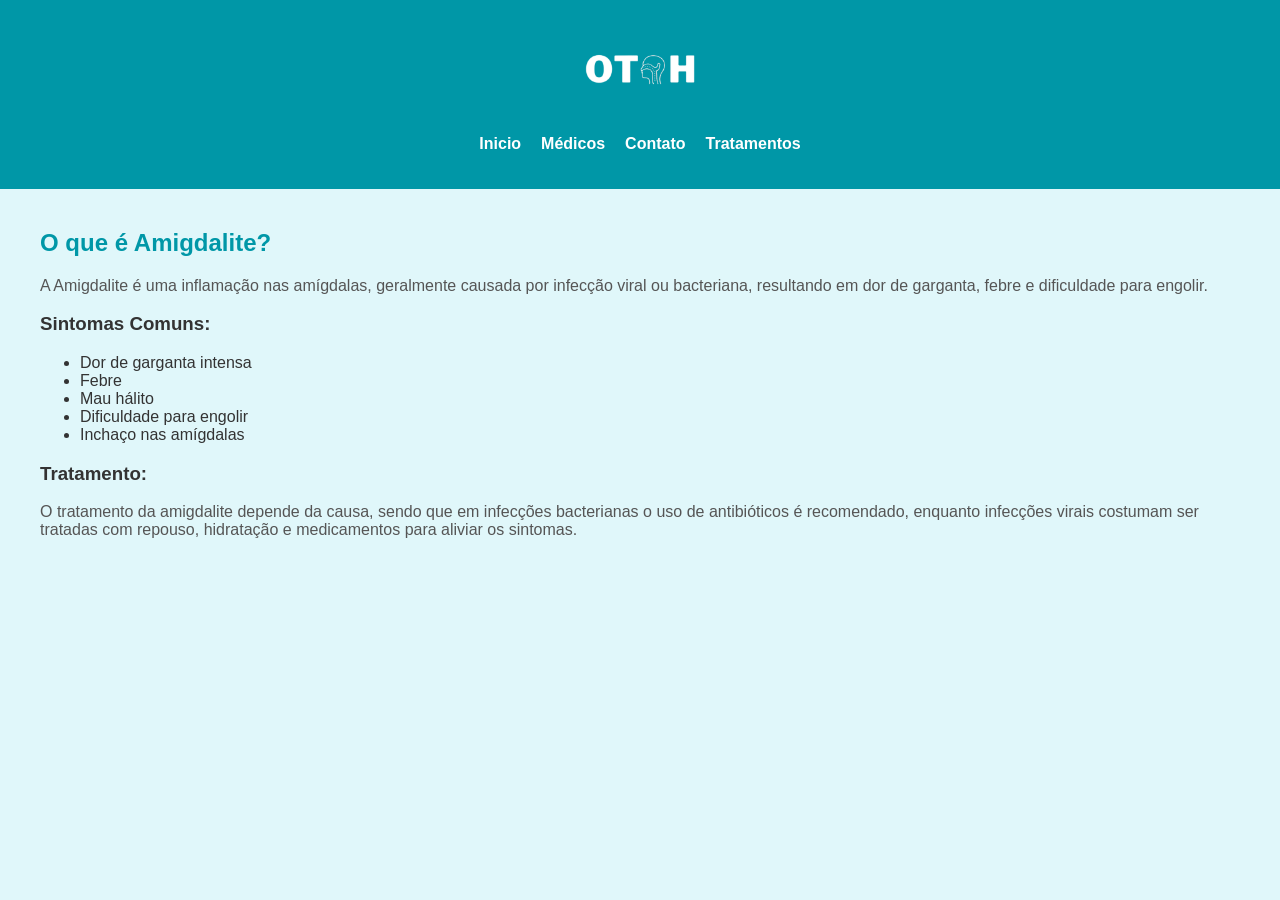
<file: Clinica Otorrinolaringologia/doencas/amigdalite.html>
<!DOCTYPE html>
<html lang="pt-BR">
<head>
    <meta charset="UTF-8">
    <meta name="viewport" content="width=device-width, initial-scale=1.0">
    <title>Amigdalite - Clínica Otoh</title>
    <link rel="stylesheet" href="../styles.css">
</head>
<body>
    <header>
        <img src="../images/logo.png" alt="Logo da Página" class="logo">
        <nav>
            <ul>
                <li><a href="../pages/index.html">Inicio</a></li>
                <li><a href="../pages/doctors.html">Médicos</a></li>
                <li><a href="../pages/contact.html">Contato</a></li>
                <li><a href="../pages/treatments.html">Tratamentos</a></li>
            </ul>
        </nav>
    </header>

    <main>
        <section id="amigdalite">
            <h2>O que é Amigdalite?</h2>
            <p>A Amigdalite é uma inflamação nas amígdalas, geralmente causada por infecção viral ou bacteriana, resultando em dor de garganta, febre e dificuldade para engolir.</p>

            <h3>Sintomas Comuns:</h3>
            <ul>
                <li>Dor de garganta intensa</li>
                <li>Febre</li>
                <li>Mau hálito</li>
                <li>Dificuldade para engolir</li>
                <li>Inchaço nas amígdalas</li>
            </ul>

            <h3>Tratamento:</h3>
            <p>O tratamento da amigdalite depende da causa, sendo que em infecções bacterianas o uso de antibióticos é recomendado, enquanto infecções virais costumam ser tratadas com repouso, hidratação e medicamentos para aliviar os sintomas.</p>
</file>
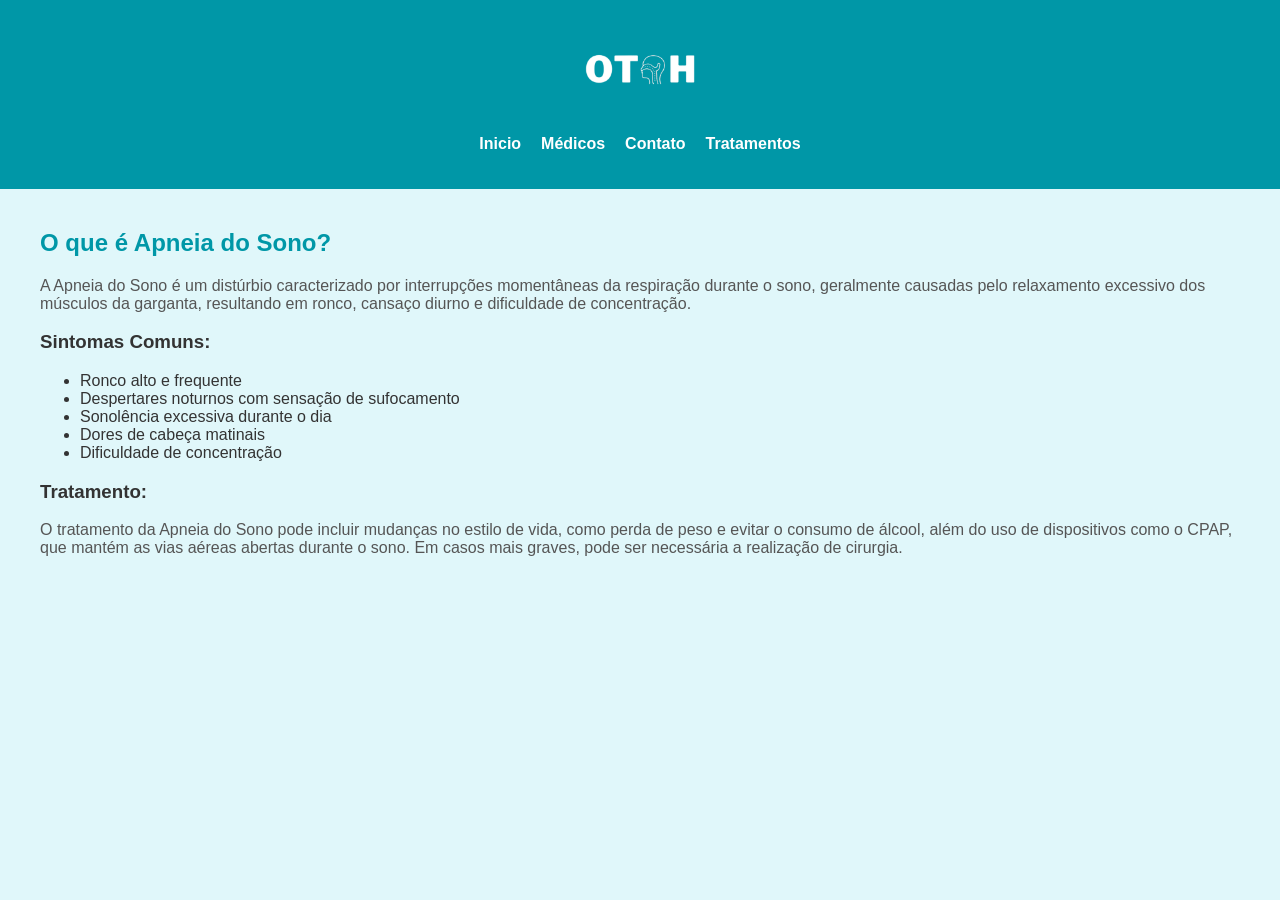
<file: Clinica Otorrinolaringologia/doencas/apneia_sono.html>
<!DOCTYPE html>
<html lang="pt-BR">
<head>
    <meta charset="UTF-8">
    <meta name="viewport" content="width=device-width, initial-scale=1.0">
    <title>Apneia do sono - Clínica Otoh</title>
    <link rel="stylesheet" href="../styles.css">
</head>
<body>
    <header>
        <img src="../images/logo.png" alt="Logo da Página" class="logo">
        <nav>
            <ul>
                <li><a href="../pages/index.html">Inicio</a></li>
                <li><a href="../pages/doctors.html">Médicos</a></li>
                <li><a href="../pages/contact.html">Contato</a></li>
                <li><a href="../pages/treatments.html">Tratamentos</a></li>
            </ul>
        </nav>
    </header>

    <main>
        <section id="apneia_sono">
            <h2>O que é Apneia do Sono?</h2> 
            <p>A Apneia do Sono é um distúrbio caracterizado por interrupções momentâneas da respiração durante o sono, geralmente causadas pelo relaxamento excessivo dos músculos da garganta, resultando em ronco, cansaço diurno e dificuldade de concentração.</p>

<h3>Sintomas Comuns:</h3> 
<ul> 
    <li>Ronco alto e frequente</li> 
    <li>Despertares noturnos com sensação de sufocamento</li> 
    <li>Sonolência excessiva durante o dia</li> <li>Dores de cabeça matinais</li> 
    <li>Dificuldade de concentração</li> 
</ul>

<h3>Tratamento:</h3> 
<p>O tratamento da Apneia do Sono pode incluir mudanças no estilo de vida, como perda de peso e evitar o consumo de álcool, além do uso de dispositivos como o CPAP, que mantém as vias aéreas abertas durante o sono. Em casos mais graves, pode ser necessária a realização de cirurgia.</p>
</file>
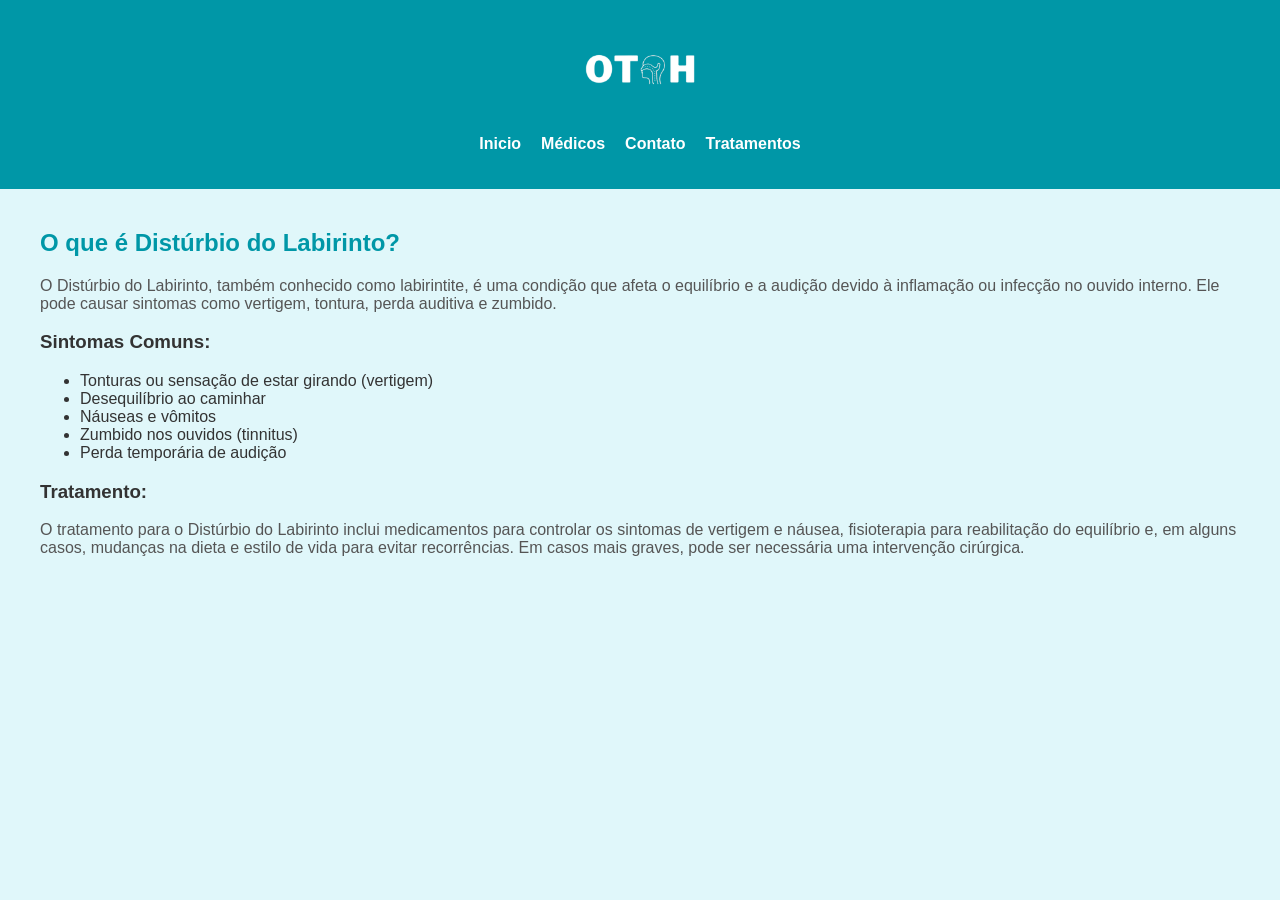
<file: Clinica Otorrinolaringologia/doencas/disturbio_labirinto.html>
<!DOCTYPE html>
<html lang="pt-BR">
<head>
    <meta charset="UTF-8">
    <meta name="viewport" content="width=device-width, initial-scale=1.0">
    <title>Disturbio de Labirinto - Clínica Otoh</title>
    <link rel="stylesheet" href="../styles.css">
</head>
<body>
    <header>
        <img src="../images/logo.png" alt="Logo da Página" class="logo">
        <nav>
            <ul>
                <li><a href="../pages/index.html">Inicio</a></li>
                <li><a href="../pages/doctors.html">Médicos</a></li>
                <li><a href="../pages/contact.html">Contato</a></li>
                <li><a href="../pages/treatments.html">Tratamentos</a></li>
            </ul>
        </nav>
    </header>

    <main>
        <section id="disturbio_labirinto">
            <h2>O que é Distúrbio do Labirinto?</h2>
<p>O Distúrbio do Labirinto, também conhecido como labirintite, é uma condição que afeta o equilíbrio e a audição devido à inflamação ou infecção no ouvido interno. Ele pode causar sintomas como vertigem, tontura, perda auditiva e zumbido.</p>

<h3>Sintomas Comuns:</h3>
<ul>
  <li>Tonturas ou sensação de estar girando (vertigem)</li>
  <li>Desequilíbrio ao caminhar</li>
  <li>Náuseas e vômitos</li>
  <li>Zumbido nos ouvidos (tinnitus)</li>
  <li>Perda temporária de audição</li>
</ul>

<h3>Tratamento:</h3>
<p>O tratamento para o Distúrbio do Labirinto inclui medicamentos para controlar os sintomas de vertigem e náusea, fisioterapia para reabilitação do equilíbrio e, em alguns casos, mudanças na dieta e estilo de vida para evitar recorrências. Em casos mais graves, pode ser necessária uma intervenção cirúrgica.</p>
</file>
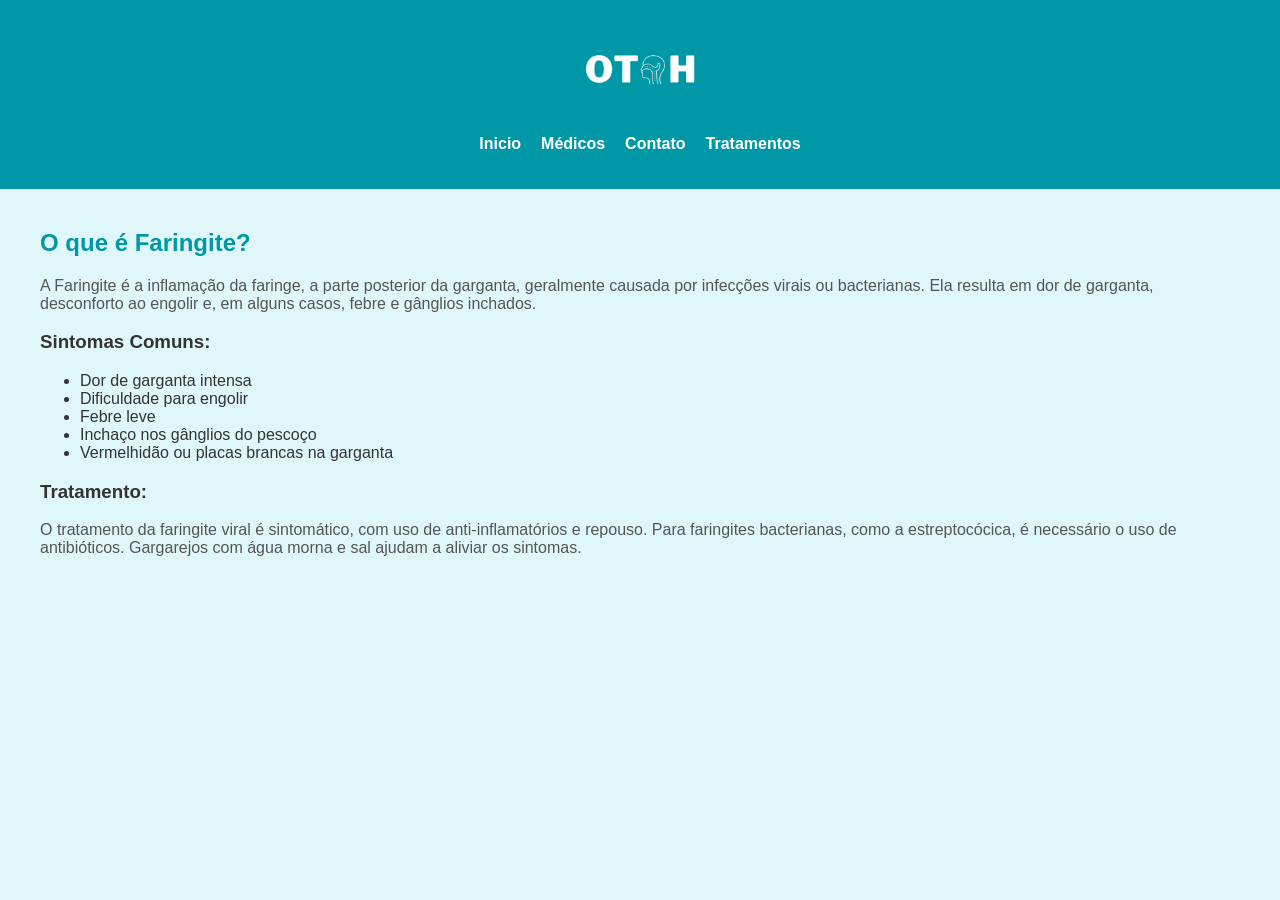
<file: Clinica Otorrinolaringologia/doencas/faringite.html>
<!DOCTYPE html>
<html lang="pt-BR">
<head>
    <meta charset="UTF-8">
    <meta name="viewport" content="width=device-width, initial-scale=1.0">
    <title>Faringite - Clínica Otoh</title>
    <link rel="stylesheet" href="../styles.css">
</head>
<body>
    <header>
        <img src="../images/logo.png" alt="Logo da Página" class="logo">
        <nav>
            <ul>
                <li><a href="../pages/index.html">Inicio</a></li>
                <li><a href="../pages/doctors.html">Médicos</a></li>
                <li><a href="../pages/contact.html">Contato</a></li>
                <li><a href="../pages/treatments.html">Tratamentos</a></li>
            </ul>
        </nav>
    </header>

    <main>
        <section id="faringite">

            <h2>O que é Faringite?</h2> 
            <p>A Faringite é a inflamação da faringe, a parte posterior da garganta, geralmente causada por infecções virais ou bacterianas. Ela resulta em dor de garganta, desconforto ao engolir e, em alguns casos, febre e gânglios inchados.</p> 
            <h3>Sintomas Comuns:</h3> 
            <ul> 
                <li>Dor de garganta intensa</li> 
                <li>Dificuldade para engolir</li> 
                <li>Febre leve</li> <li>Inchaço nos gânglios do pescoço</li> 
                <li>Vermelhidão ou placas brancas na garganta</li> 
            </ul> 
            <h3>Tratamento:</h3> 
            <p>O tratamento da faringite viral é sintomático, com uso de anti-inflamatórios e repouso. Para faringites bacterianas, como a estreptocócica, é necessário o uso de antibióticos. Gargarejos com água morna e sal ajudam a aliviar os sintomas.</p>
</file>
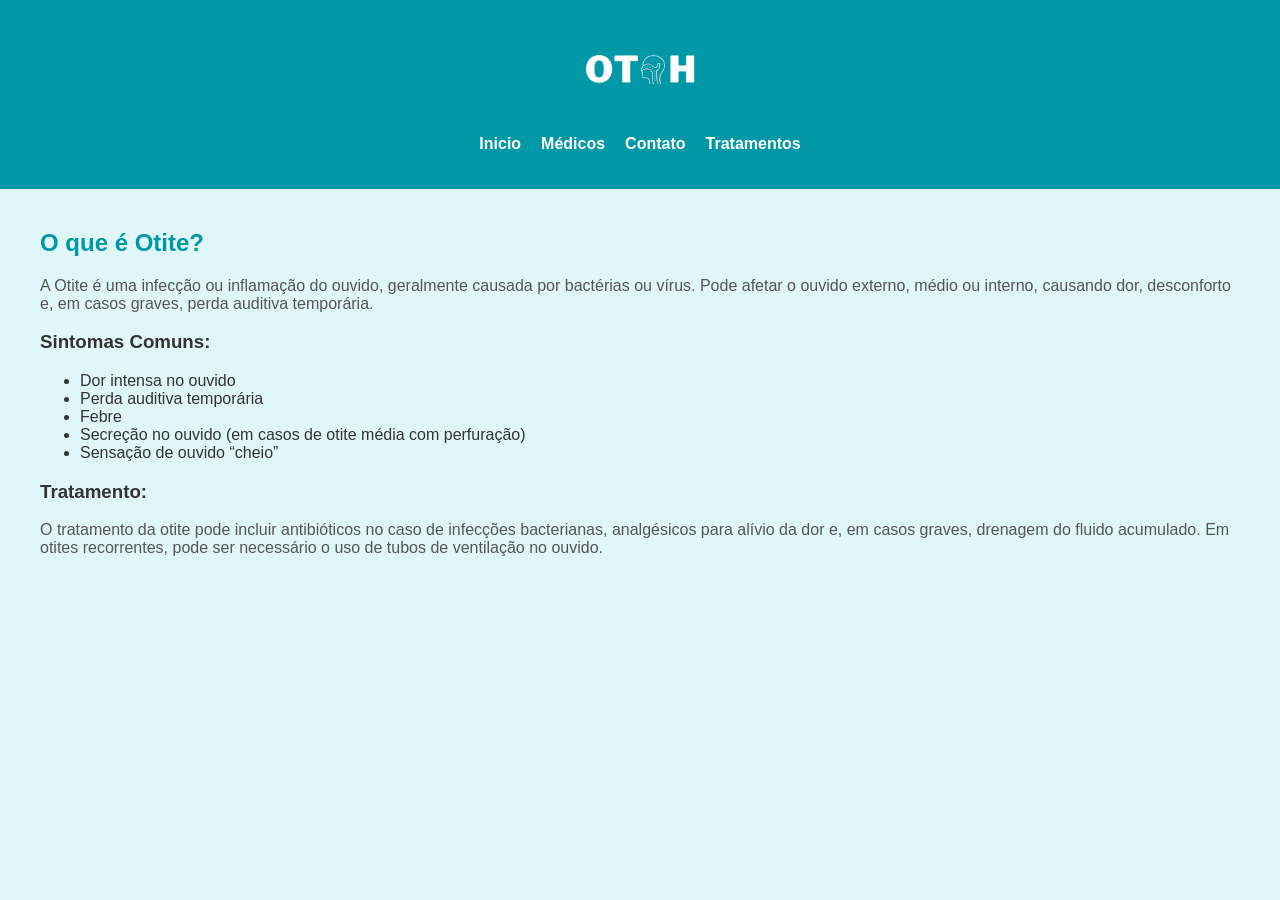
<file: Clinica Otorrinolaringologia/doencas/otite.html>
<!DOCTYPE html>
<html lang="pt-BR">
<head>
    <meta charset="UTF-8">
    <meta name="viewport" content="width=device-width, initial-scale=1.0">
    <title>Otite - Clínica Otoh</title>
    <link rel="stylesheet" href="../styles.css">
</head>
<body>
    <header>
        <img src="../images/logo.png" alt="Logo da Página" class="logo">
        <nav>
            <ul>
                <li><a href="../pages/index.html">Inicio</a></li>
                <li><a href="../pages/doctors.html">Médicos</a></li>
                <li><a href="../pages/contact.html">Contato</a></li>
                <li><a href="../pages/treatments.html">Tratamentos</a></li>
            </ul>
        </nav>
    </header>

    <main>
        <section id="otite">
            <h2>O que é Otite?</h2> 
            <p>A Otite é uma infecção ou inflamação do ouvido, geralmente causada por bactérias ou vírus. Pode afetar o ouvido externo, médio ou interno, causando dor, desconforto e, em casos graves, perda auditiva temporária.</p> 
            <h3>Sintomas Comuns:</h3> 
            <ul> 
                <li>Dor intensa no ouvido</li> 
                <li>Perda auditiva temporária</li> 
                <li>Febre</li> <li>Secreção no ouvido (em casos de otite média com perfuração)</li> 
                <li>Sensação de ouvido “cheio”</li> 
            </ul> 
            <h3>Tratamento:</h3> 
            <p>O tratamento da otite pode incluir antibióticos no caso de infecções bacterianas, analgésicos para alívio da dor e, em casos graves, drenagem do fluido acumulado. Em otites recorrentes, pode ser necessário o uso de tubos de ventilação no ouvido.</p>
</file>
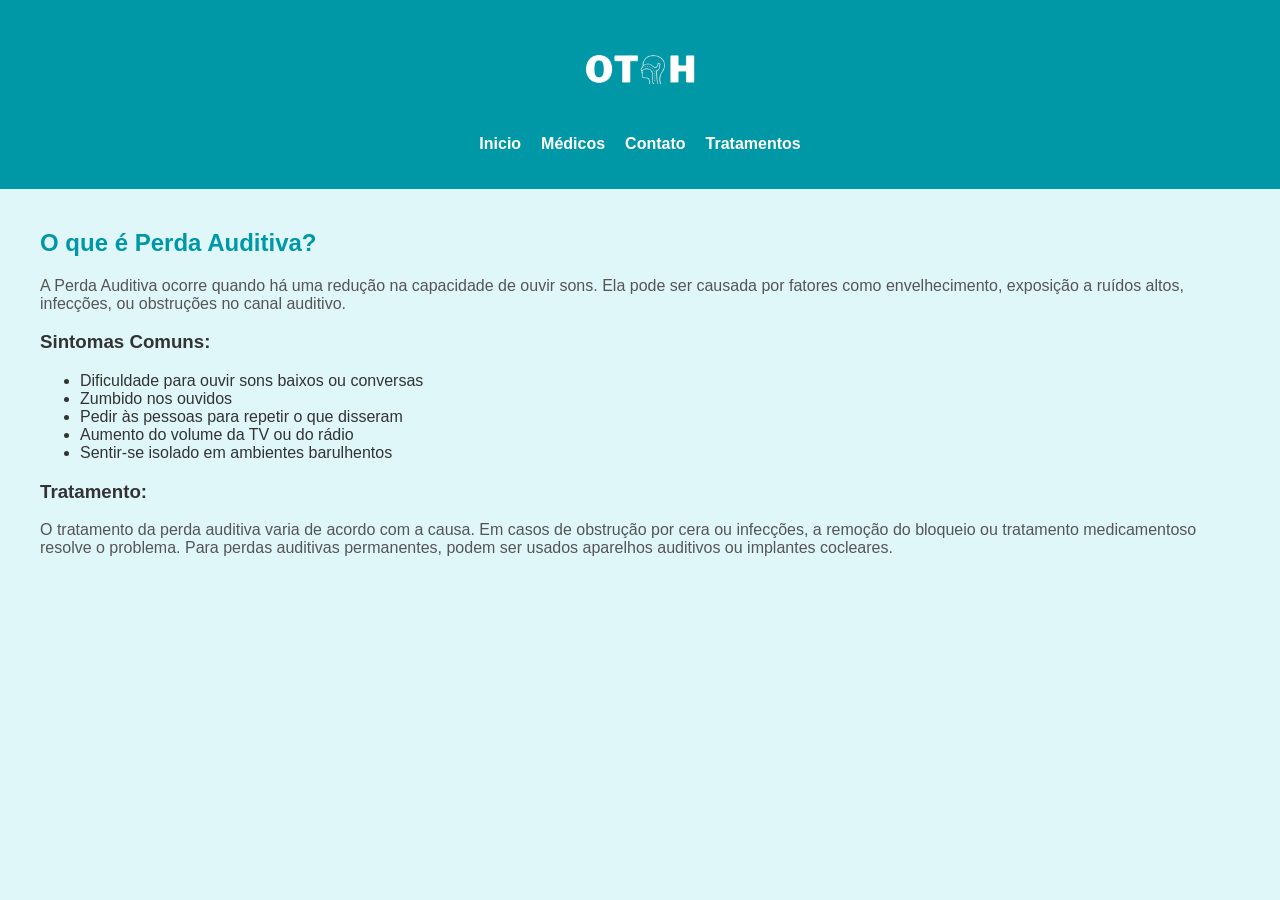
<file: Clinica Otorrinolaringologia/doencas/perda_auditiva.html>
<!DOCTYPE html>
<html lang="pt-BR">
<head>
    <meta charset="UTF-8">
    <meta name="viewport" content="width=device-width, initial-scale=1.0">
    <title>Perda Auditiva - Clínica Otoh</title>
    <link rel="stylesheet" href="../styles.css">
</head>
<body>
    <header>
        <img src="../images/logo.png" alt="Logo da Página" class="logo">
        <nav>
            <ul>
                <li><a href="../pages/index.html">Inicio</a></li>
                <li><a href="../pages/doctors.html">Médicos</a></li>
                <li><a href="../pages/contact.html">Contato</a></li>
                <li><a href="../pages/treatments.html">Tratamentos</a></li>
            </ul>
        </nav>
    </header>

    <main>
        <section id="perda_auditiva">
            <h2>O que é Perda Auditiva?</h2> 
            <p>A Perda Auditiva ocorre quando há uma redução na capacidade de ouvir sons. Ela pode ser causada por fatores como envelhecimento, exposição a ruídos altos, infecções, ou obstruções no canal auditivo.</p> 
            <h3>Sintomas Comuns:</h3> 
            <ul> 
                <li>Dificuldade para ouvir sons baixos ou conversas</li> 
                <li>Zumbido nos ouvidos</li> <li>Pedir às pessoas para repetir o que disseram</li> 
                <li>Aumento do volume da TV ou do rádio</li> <li>Sentir-se isolado em ambientes barulhentos</li> 
            </ul> 
            <h3>Tratamento:</h3> 
            <p>O tratamento da perda auditiva varia de acordo com a causa. Em casos de obstrução por cera ou infecções, a remoção do bloqueio ou tratamento medicamentoso resolve o problema. Para perdas auditivas permanentes, podem ser usados aparelhos auditivos ou implantes cocleares.</p>
</file>
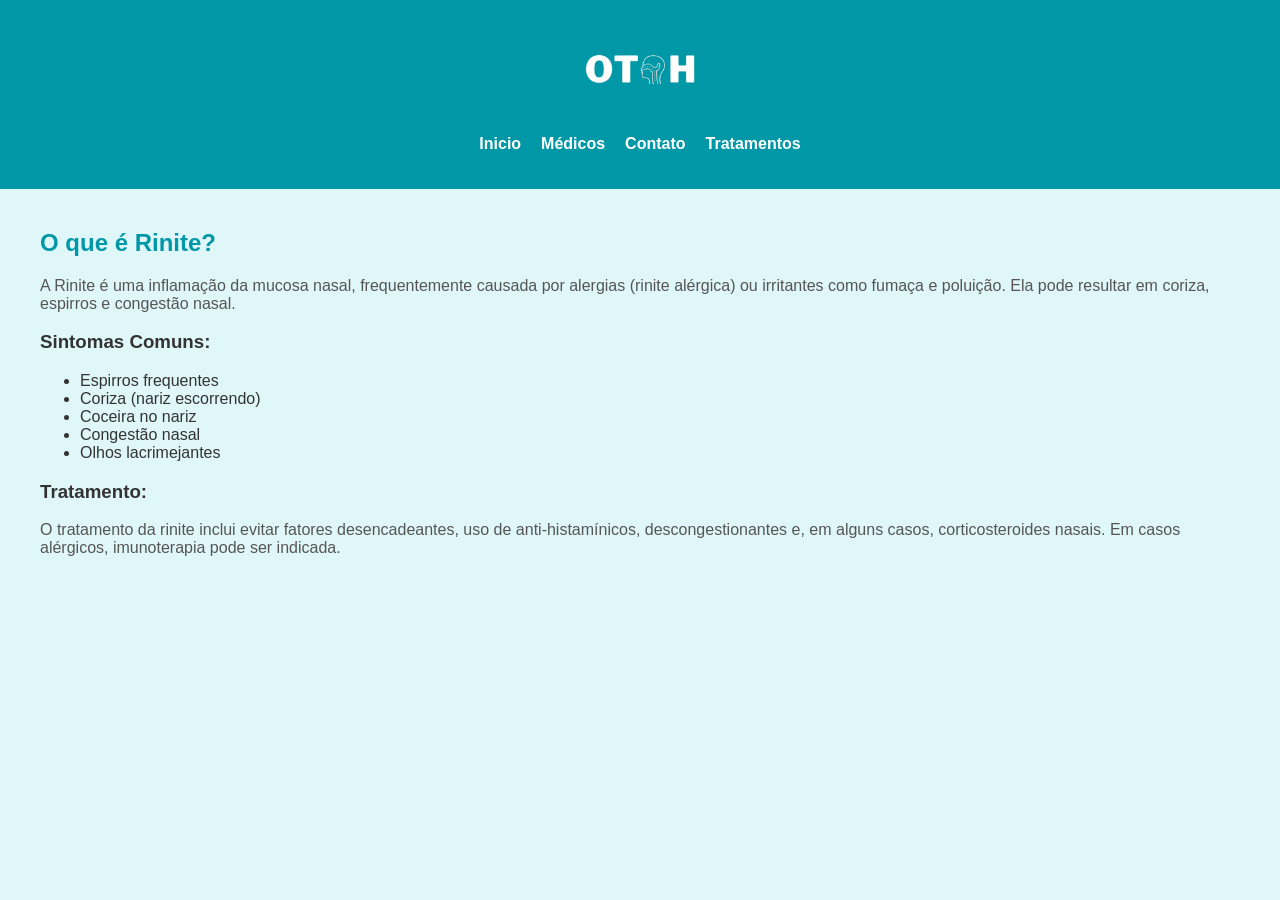
<file: Clinica Otorrinolaringologia/doencas/rinite.html>
<!DOCTYPE html>
<html lang="pt-BR">
<head>
    <meta charset="UTF-8">
    <meta name="viewport" content="width=device-width, initial-scale=1.0">
    <title>Rinite - Clínica Otoh</title>
    <link rel="stylesheet" href="../styles.css">
</head>
<body>
    <header>
        <img src="../images/logo.png" alt="Logo da Página" class="logo">
        <nav>
            <ul>
                <li><a href="../pages/index.html">Inicio</a></li>
                <li><a href="../pages/doctors.html">Médicos</a></li>
                <li><a href="../pages/contact.html">Contato</a></li>
                <li><a href="../pages/treatments.html">Tratamentos</a></li>
            </ul>
        </nav>
    </header>

    <main>
        <section id="rinite">
            <h2>O que é Rinite?</h2> 
            <p>A Rinite é uma inflamação da mucosa nasal, frequentemente causada por alergias (rinite alérgica) ou irritantes como fumaça e poluição. Ela pode resultar em coriza, espirros e congestão nasal.</p> 
            <h3>Sintomas Comuns:</h3> 
            <ul> 
                <li>Espirros frequentes</li> 
                <li>Coriza (nariz escorrendo)</li> 
                <li>Coceira no nariz</li> 
                <li>Congestão nasal</li> 
                <li>Olhos lacrimejantes</li> 
            </ul> 
            <h3>Tratamento:</h3> 
            <p>O tratamento da rinite inclui evitar fatores desencadeantes, uso de anti-histamínicos, descongestionantes e, em alguns casos, corticosteroides nasais. Em casos alérgicos, imunoterapia pode ser indicada.</p>
</file>
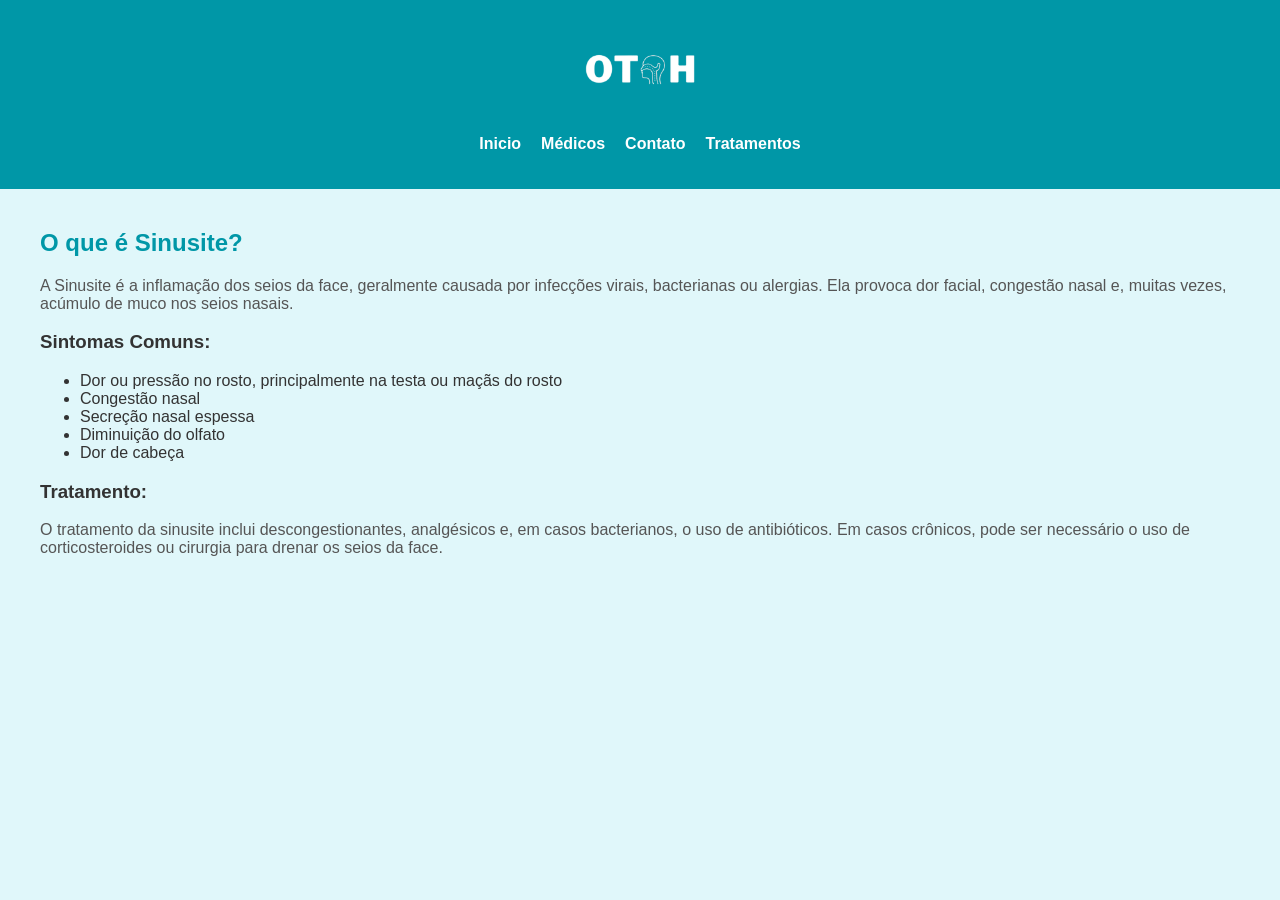
<file: Clinica Otorrinolaringologia/doencas/sinusite.html>
<!DOCTYPE html>
<html lang="pt-BR">
<head>
    <meta charset="UTF-8">
    <meta name="viewport" content="width=device-width, initial-scale=1.0">
    <title>Sinusite - Clínica Otoh</title>
    <link rel="stylesheet" href="../styles.css">
</head>
<body>
    <header>
        <img src="../images/logo.png" alt="Logo da Página" class="logo">

        
        <nav>
            <ul>
                <li><a href="../pages/index.html">Inicio</a></li>
                <li><a href="../pages/doctors.html">Médicos</a></li>
                <li><a href="../pages/contact.html">Contato</a></li>
                <li><a href="../pages/treatments.html">Tratamentos</a></li>
            </ul>
        </nav>
    </header>

    <main>
        <section id="sinusite">
            <h2>O que é Sinusite?</h2> 
            <p>A Sinusite é a inflamação dos seios da face, geralmente causada por infecções virais, bacterianas ou alergias. Ela provoca dor facial, congestão nasal e, muitas vezes, acúmulo de muco nos seios nasais.</p> 
            <h3>Sintomas Comuns:</h3> 
            <ul> 
                <li>Dor ou pressão no rosto, principalmente na testa ou maçãs do rosto</li> 
                <li>Congestão nasal</li> 
                <li>Secreção nasal espessa</li> 
                <li>Diminuição do olfato</li> 
                <li>Dor de cabeça</li> 
            </ul> 
            <h3>Tratamento:</h3> 
            <p>O tratamento da sinusite inclui descongestionantes, analgésicos e, em casos bacterianos, o uso de antibióticos. Em casos crônicos, pode ser necessário o uso de corticosteroides ou cirurgia para drenar os seios da face.</p
</file>
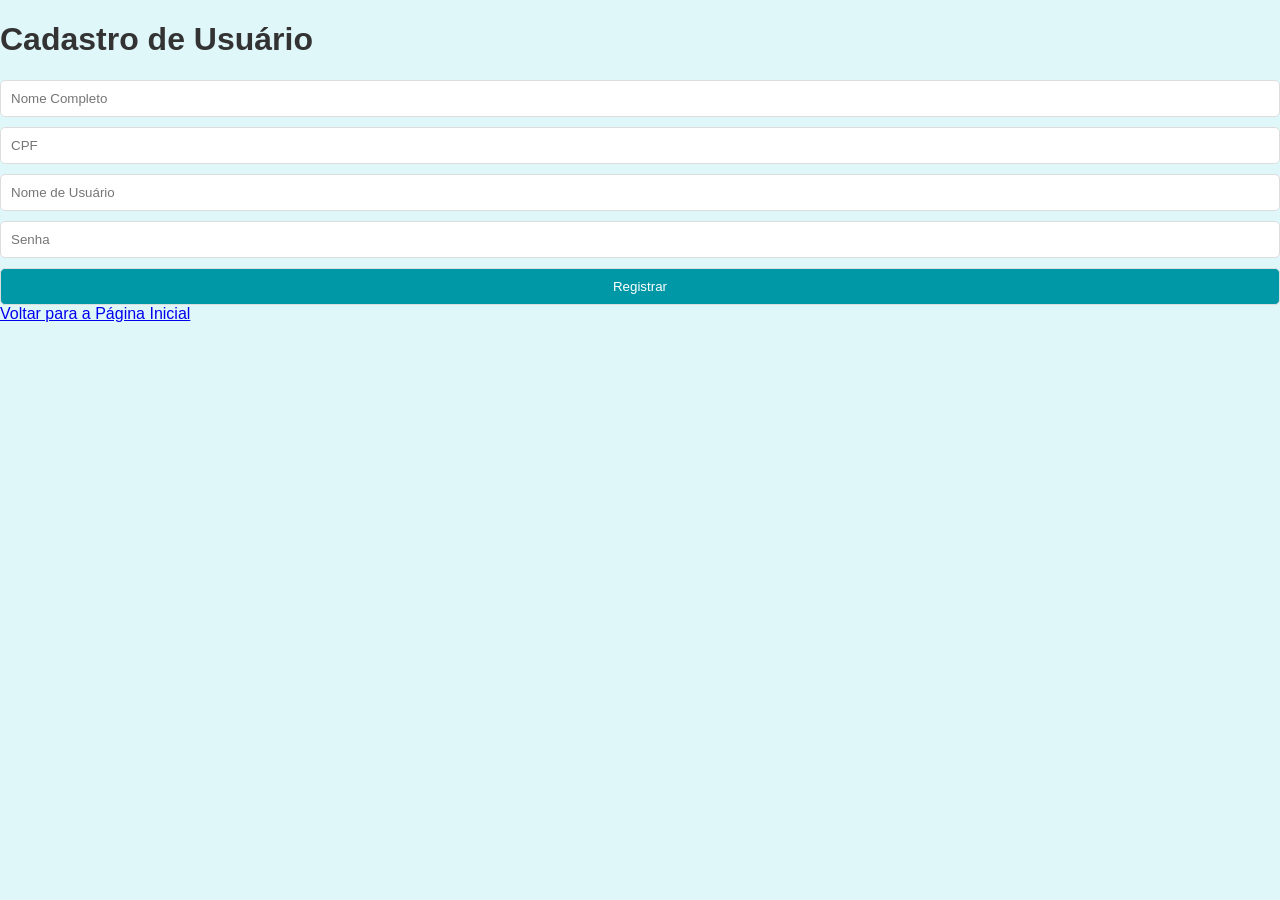
<file: Clinica Otorrinolaringologia/pages/cadastro.html>
<!DOCTYPE html>
<html lang="pt-BR">
<head>
    <meta charset="UTF-8">
    <title>Cadastro</title>
    <link rel="stylesheet" href="../styles.css">
</head>
<body>
    <h1>Cadastro de Usuário</h1>
    <form id="registerForm">
        <input type="text" id="fullName" placeholder="Nome Completo" required>
        <input type="text" id="cpf" placeholder="CPF" required>
        <input type="text" id="regUsername" placeholder="Nome de Usuário" required>
        <input type="password" id="regPassword" placeholder="Senha" required>
        <button type="submit">Registrar</button>
    </form>
    <a href="index.html">Voltar para a Página Inicial</a>
    <script src="../script.js"></script>
</body>
</html>
</file>
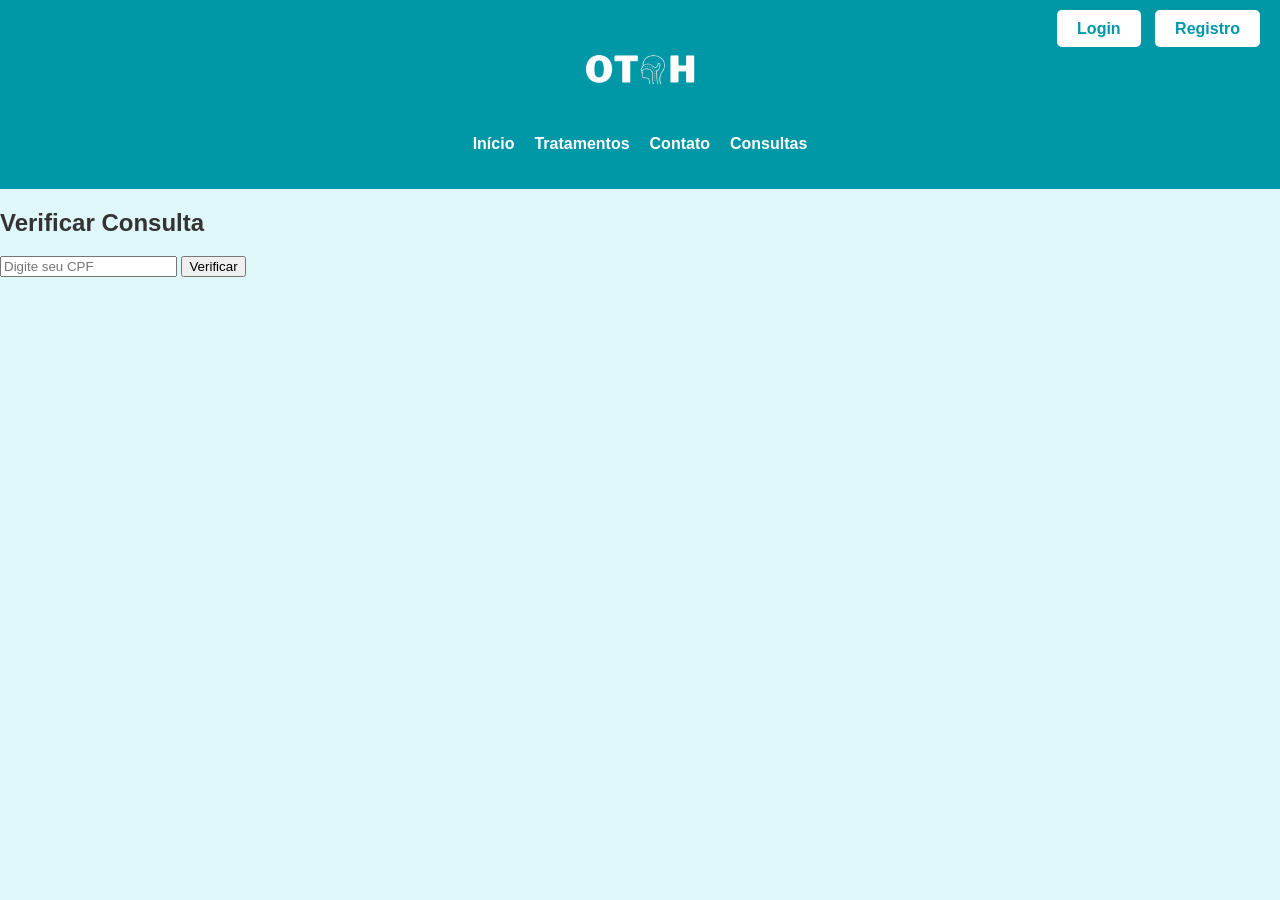
<file: Clinica Otorrinolaringologia/pages/consultas_agendadas.html>
<!DOCTYPE html>
<html lang="pt-BR">
<head>
    <meta charset="UTF-8">
    <title>Verificar Consultas</title>
    <link rel="stylesheet" href="../styles.css">
</head>
<body>
    <header>
        <img src="../images/logo.png" alt="Logo da Página" class="logo">
        <nav>
            <ul>
                <li><a href="index.html">Início</a></li>
                <li><a href="treatments.html">Tratamentos</a></li>
                <li><a href="contact.html">Contato</a></li>
                <li><a href="consulta.html">Consultas</a></li>
            </ul>
        </nav>
        <div class="auth-buttons">
            <a href="../pages/login.html" class="btn">Login</a>
            <a href="../pages/cadastro.html" class="btn">Registro</a>
        </div>
    </header>
    <h2>Verificar Consulta</h2>

    <input type="text" id="cpfInput" placeholder="Digite seu CPF">
    <button onclick="verificarConsulta()">Verificar</button>

    <div id="resultado" style="margin-top: 20px;"></div>

    <!-- Formulário para atualizar consulta -->
    <div id="formulario" style="display: none; margin-top: 20px;">
        <h3>Atualizar Consulta</h3>
        <input type="hidden" id="consultaId">
        <label>Data:</label>
        <input type="datetime-local" id="novaData"><br><br>
        <label>Especialista:</label>
        <input type="text" id="novoEspecialista" placeholder="Especialista"><br><br>
        <button onclick="atualizarConsulta()">Salvar Alterações</button>
        <button onclick="cancelarEdicao()">Cancelar</button>
    </div>

    <script src="../script.js"></script>
</body>
</html>
</file>
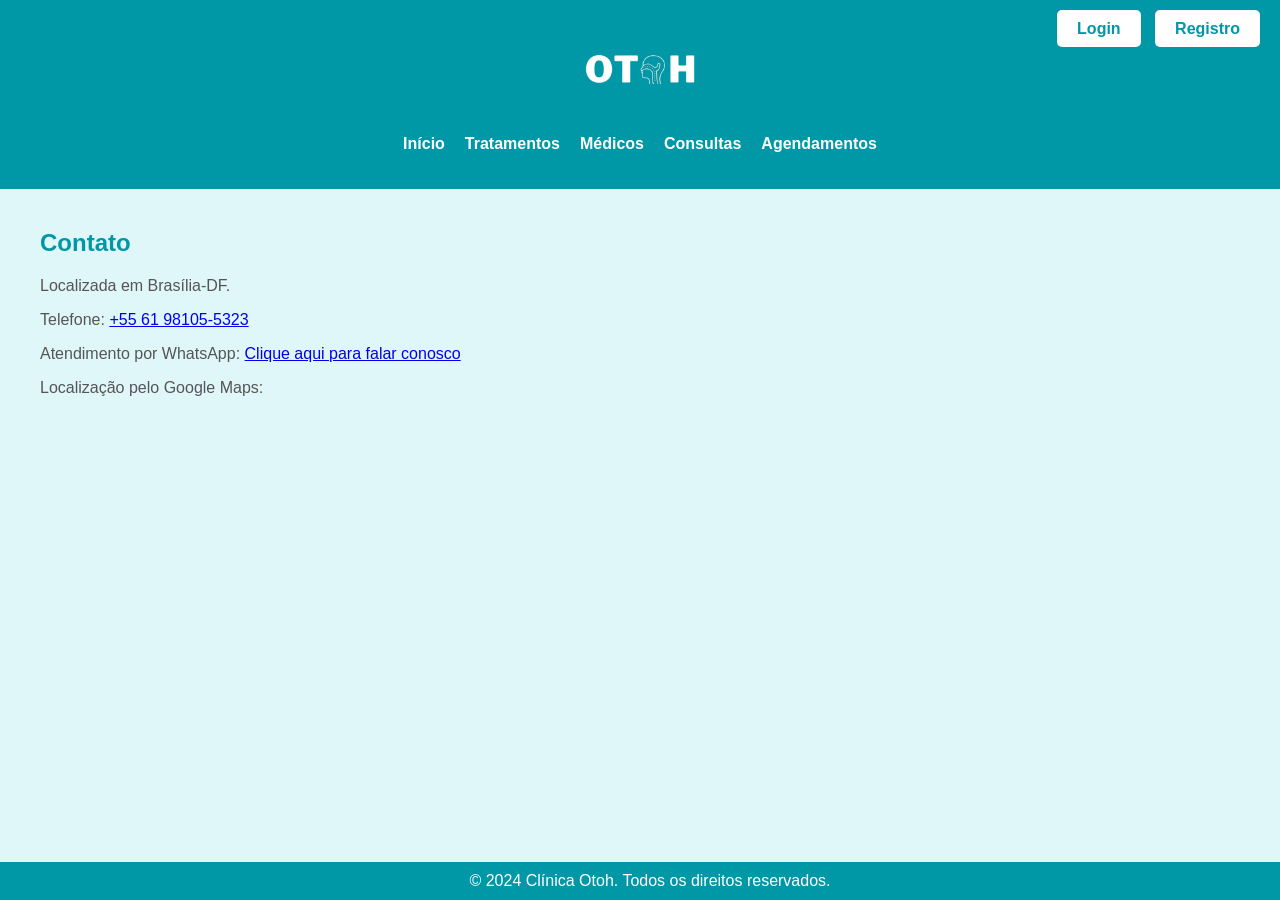
<file: Clinica Otorrinolaringologia/pages/contact.html>
<!DOCTYPE html>
<html lang="pt-BR">
<head>
    <meta charset="UTF-8">
    <meta name="viewport" content="width=device-width, initial-scale=1.0">
    <title>Contato - Clínica Otoh</title>
    <link rel="stylesheet" href="../styles.css">
</head>
<body>
    <header>
        <img src="../images/logo.png" alt="Logo da Página" class="logo">
        <nav>
            <ul>
                <li><a href="index.html">Início</a></li>
                <li><a href="treatments.html">Tratamentos</a></li>
                <li><a href="doctors.html">Médicos</a></li>
                <li><a href="consulta.html">Consultas</a></li>
                <li><a href="consultas_agendadas.html">Agendamentos</a></li>
            </ul>
        </nav>
        <div class="auth-buttons">
            <a href="../pages/login.html" class="btn">Login</a>
            <a href="../pages/cadastro.html" class="btn">Registro</a>
        </div>
    </header>
    <main>
        <section id="contact">
            <h2>Contato</h2>
            <p>Localizada em Brasília-DF.</p>
            <p>Telefone: <a href="tel:+5561981055323">+55 61 98105-5323</a></p>
            <p>Atendimento por WhatsApp: <a href="https://wa.me/5561981055323" target="_blank">Clique aqui para falar conosco</a></p>
            <p>Localização pelo Google Maps:</p>
            <iframe src="https://www.google.com/maps/embed?pb=!1m18!1m12!1m3!1d1919.2316911419314!2d-48.038241426746275!3d-15.832224559103993!2m3!1f0!2f0!3f0!3m2!1i1024!2i768!4f13.1!3m3!1m2!1s0x935a325f1c0339fd%3A0x110a7ff1821babec!2sCentro%20Universit%C3%A1rio%20Unieuro!5e0!3m2!1spt-BR!2sbr!4v1729650271776!5m2!1spt-BR!2sbr" width="550" height="350" style="border:0;" allowfullscreen="" loading="lazy" referrerpolicy="no-referrer-when-downgrade"></iframe>
            </form>
        </section>
    </main>
    <footer>
        <p>&copy; 2024 Clínica Otoh. Todos os direitos reservados.</p>
    </footer>
    <script src="../script.js"></script>
</body>
</html>
</file>
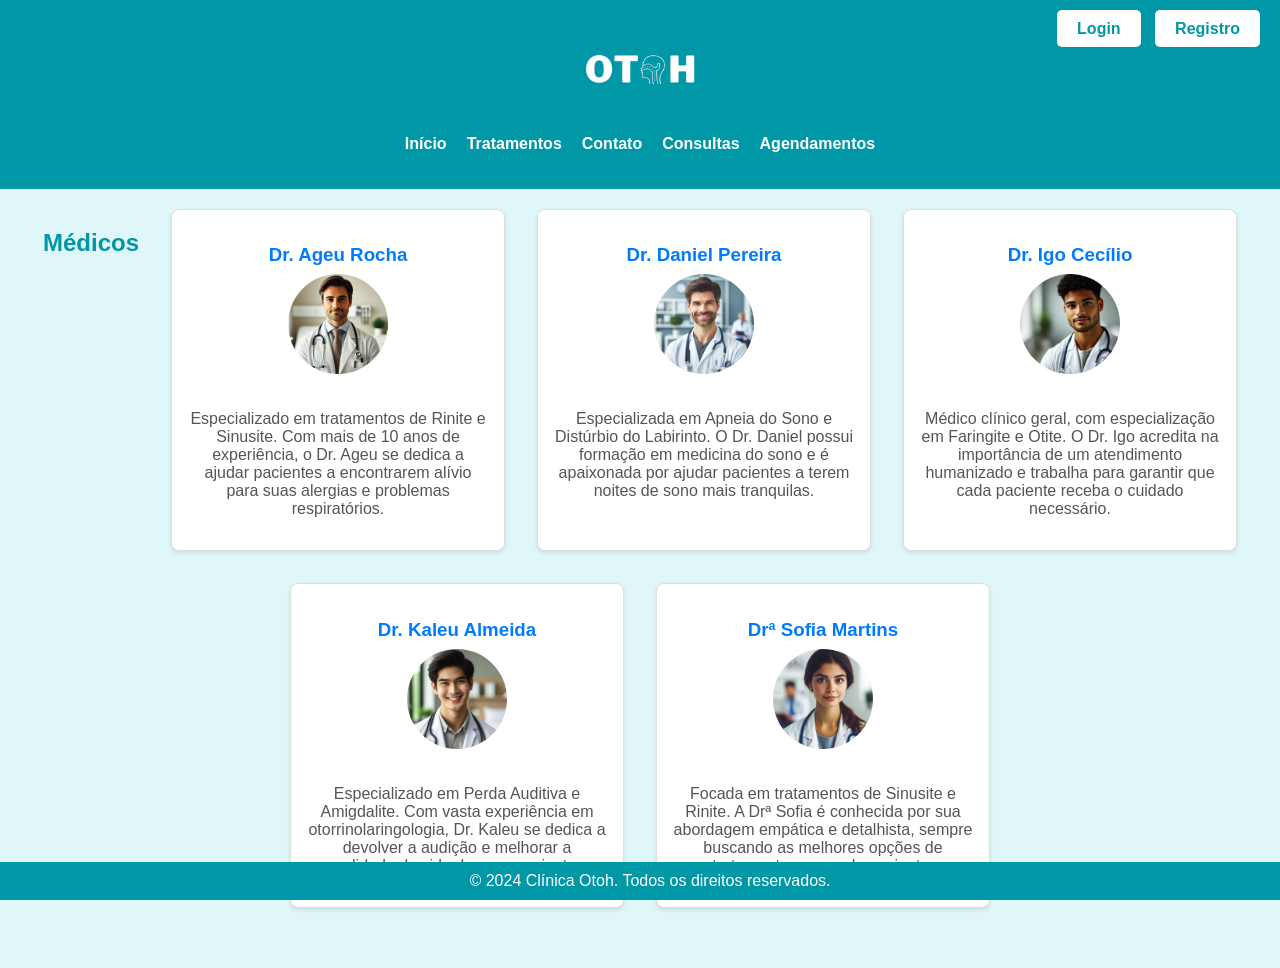
<file: Clinica Otorrinolaringologia/pages/doctors.html>
<!DOCTYPE html>
<html lang="pt-BR">
<head>
    <meta charset="UTF-8">
    <meta name="viewport" content="width=device-width, initial-scale=1.0">
    <title>Médicos - Clínica Otoh</title>
    <link rel="stylesheet" href="../styles.css">
</head>
<body>
    <header>
        <img src="../images/logo.png" alt="Logo da Página" class="logo">
        <nav>
            <ul>
                <li><a href="index.html">Início</a></li>
                <li><a href="treatments.html">Tratamentos</a></li>
                <li><a href="contact.html">Contato</a></li>
                <li><a href="consulta.html">Consultas</a></li>
                <li><a href="consultas_agendadas.html">Agendamentos</a></li>
            </ul>
        </nav>
        <div class="auth-buttons">
            <a href="../pages/login.html" class="btn">Login</a>
            <a href="../pages/cadastro.html" class="btn">Registro</a>
        </div>
    </header>
    
    <main>
        <section id="doctors">
            <h2>Médicos</h2>
            <div class="doctor">
                <h3>Dr. Ageu Rocha</h3>
                <img src="../images/perfil_ageu.jpg" alt="Imagem ilustrativa do Ageu Rocha">
                <p>Especializado em tratamentos de Rinite e Sinusite. Com mais de 10 anos de experiência, o Dr. Ageu se dedica a ajudar pacientes a encontrarem alívio para suas alergias e problemas respiratórios.</p>
            </div>
            <div class="doctor">
                <h3>Dr. Daniel Pereira</h3>
                <img src="../images/perfil_daniel.jpg" alt="Imagem ilustrativa do Daniel Pereira">
                <p>Especializada em Apneia do Sono e Distúrbio do Labirinto. O Dr. Daniel possui formação em medicina do sono e é apaixonada por ajudar pacientes a terem noites de sono mais tranquilas.</p>
            </div>
            <div class="doctor">
                <h3>Dr. Igo Cecílio</h3>
                <img src="../images/perfil_igo.jpg" alt="Imagem ilustrativa do Igo Cecílio">
                <p>Médico clínico geral, com especialização em Faringite e Otite. O Dr. Igo acredita na importância de um atendimento humanizado e trabalha para garantir que cada paciente receba o cuidado necessário.</p>
            </div>
            <div class="doctor">
                <h3>Dr. Kaleu Almeida</h3>
                <img src="../images/perfil_kaleu.jpg" alt="Imagem ilustrativa do Kaleu Almeida">
                <p>Especializado em Perda Auditiva e Amigdalite. Com vasta experiência em otorrinolaringologia, Dr. Kaleu se dedica a devolver a audição e melhorar a qualidade de vida de seus pacientes.</p>
            </div>
            <div class="doctor">
                <h3>Drª Sofia Martins</h3>
                <img src="../images/perfil_sofia.jpg" alt="Imagem ilustrativa da Drª Sofia Martins">
                <p>Focada em tratamentos de Sinusite e Rinite. A Drª Sofia é conhecida por sua abordagem empática e detalhista, sempre buscando as melhores opções de tratamento para cada paciente.</p>
            </div>
        </section>
    </main>
    
    <footer>
        <p>&copy; 2024 Clínica Otoh. Todos os direitos reservados.</p>
    </footer>
    <script src="../script.js"></script>
</body>
</html>
</file>
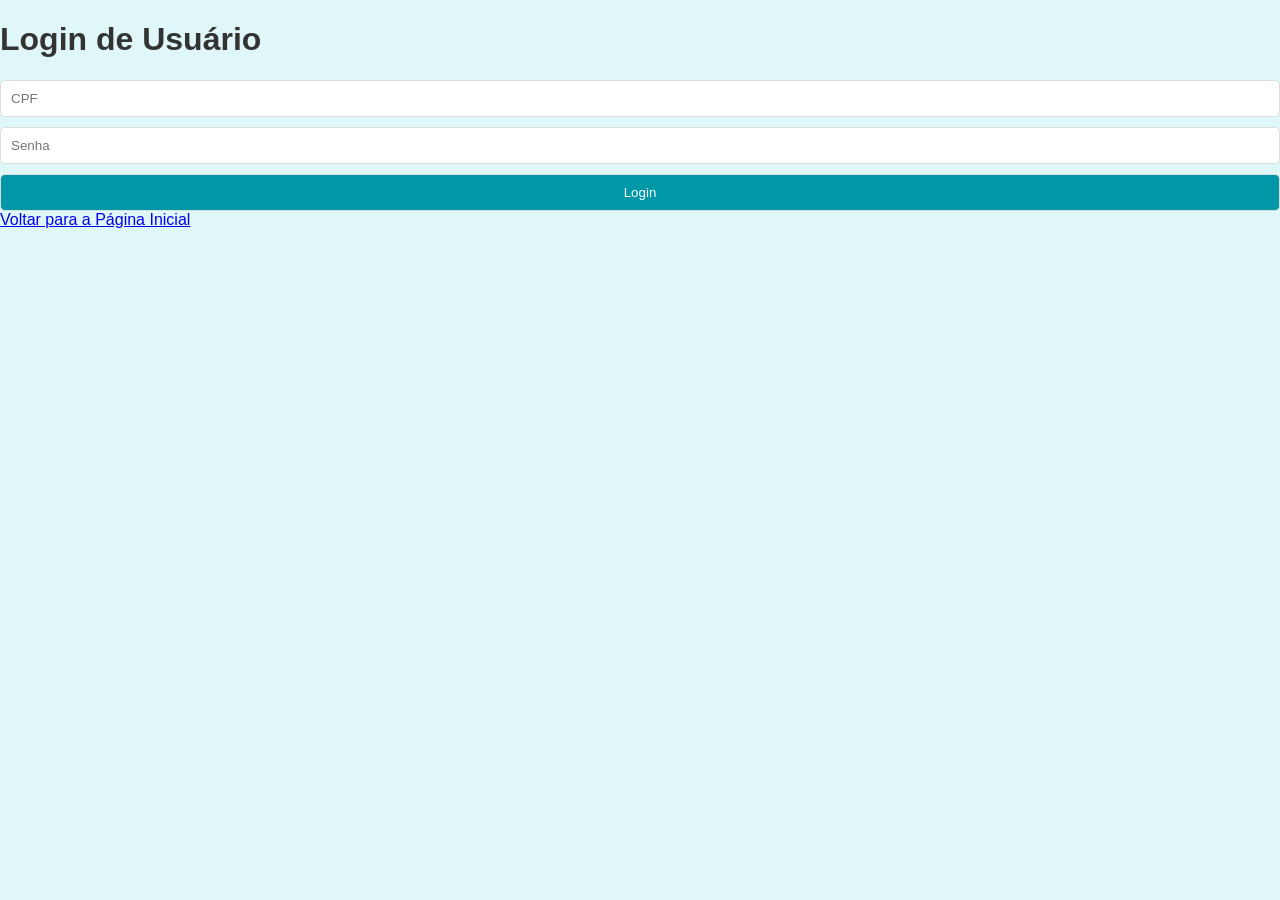
<file: Clinica Otorrinolaringologia/pages/login.html>
<!DOCTYPE html>
<html lang="pt-BR">
<head>
    <meta charset="UTF-8">
    <title>Login</title>
    <link rel="stylesheet" href="../styles.css">
</head>
<body>
    <h1>Login de Usuário</h1>
    <form id="loginForm">
        <input type="text" id="cpfLogin" placeholder="CPF" required>
        <input type="password" id="password" placeholder="Senha" required>
        <button type="submit">Login</button>
    </form>
    <a href="index.html">Voltar para a Página Inicial</a>
    <script src="../script.js"></script>
</body>
</html>
</file>
<file: Clinica Otorrinolaringologia/styles.css>
/*----------------------------------------INDEX----------------------------------------*/

/* Estilo da logo */
.logo {
    display: block;
    margin: 0 auto;
    width: 200px; /* ajuste o tamanho conforme necessário */
}

/* Estilo geral do corpo */
body {
    font-family: Arial, sans-serif;
    color: #333;
    background-color: #e0f7fa; /* Azul claro */
    margin: 0;
    padding: 0;
}

/* Estilo do cabeçalho */
header {
    background-color: #0097a7; /* Azul escuro */
    color: #fff;
    padding: 20px;
    text-align: center;
    position: relative;
}

header h1 {
    margin: 0;
}

nav ul {
    list-style-type: none;
    padding: 0;
    display: flex;
    justify-content: center;
    gap: 20px;
}

nav ul li {
    margin: 0;
}

nav ul li a {
    color: #fff;
    text-decoration: none;
    font-weight: bold;
}

/* Estilo dos botões de autenticação */
.auth-buttons {
    position: absolute;
    top: 20px;
    right: 20px;
}

.auth-buttons .btn {
    background-color: #fff;
    color: #0097a7;
    border: none;
    padding: 10px 20px;
    margin-left: 10px;
    cursor: pointer;
    border-radius: 5px;
    font-weight: bold;
    text-decoration: none;
    transition: background-color 0.3s;
}

.auth-buttons .btn:hover {
    background-color: #007bff;
    color: #fff;
}

/* Estilo do conteúdo principal */
main {
    padding: 20px;
    max-width: 1200px; /* Define a largura máxima do conteúdo */
    margin: 0 auto; /* Centraliza o conteúdo */
}

/* Estilo das seções */
section {
    margin-bottom: 40px;
}

section h2 {
    color: #0097a7;
    margin-bottom: 20px;
}

section p {
    color: #555;
}

/* Estilo dos tratamentos */
.treatment {
    background-color: white;
    border: 1px solid #ddd;
    border-radius: 8px;
    padding: 20px;
    margin-bottom: 20px;
    box-shadow: 0 2px 4px rgba(0, 0, 0, 0.1);
}

.treatment h3 {
    color: #0097a7;
    margin-bottom: 10px;
}

.treatment p {
    color: #555;
}

/* Estilo dos links de ações */
#actions .btn {
    display: inline-block;
    background-color: #0097a7;
    color: #fff;
    padding: 10px 20px;
    margin-right: 10px;
    text-decoration: none;
    border-radius: 5px;
    transition: background-color 0.3s;
}

#actions .btn:hover {
    background-color: #007bff;
}

/* Estilo do rodapé */
footer {
    background-color: #0097a7; /* Azul escuro */
    color: #fff;
    text-align: center;
    padding: 10px;
    width: 100%;
    bottom: 0;
}

footer p {
    margin: 0;
}

/*----------------------------------------TRATAMENTOS----------------------------------------*/

/* Estilo geral para a seção de tratamentos */
#treatments {
    padding: 20px;
    background-color: #f4f4f4; /* Adiciona um fundo cinza claro para a seção */
}

/* Grid de tratamentos para duas colunas */
.treatment-grid {
    display: grid;
    grid-template-columns: repeat(auto-fit, minmax(300px, 1fr)); /* Cria colunas flexíveis com largura mínima de 300px */
    gap: 20px; /* Espaçamento entre as seções */
    justify-content: center; /* Centraliza as seções horizontalmente */
}

/* Estilo individual para cada tratamento */
.treatment {
    background-color: #fff; /* Fundo branco para cada seção de tratamento */
    border: 1px solid #007bff; /* Borda azul clara */
    border-radius: 10px; /* Borda arredondada */
    padding: 15px; /* Espaçamento interno */
    text-align: center; /* Centraliza o texto e a imagem */
    box-shadow: 0 4px 8px rgba(0, 0, 0, 0.1); /* Sombra sutil ao redor da seção */
    transition: transform 0.3s, box-shadow 0.3s; /* Transições suaves para efeitos de hover */
}

/* Efeito de hover para a seção de tratamento */
.treatment:hover {
    transform: scale(1.03); /* Aumenta ligeiramente o tamanho da seção ao passar o mouse */
    box-shadow: 0 8px 16px rgba(0, 0, 0, 0.2); /* Aumenta a sombra ao passar o mouse */
}

/* Estilo para as imagens dentro da seção de tratamentos */
.treatment img {
    max-width: 85%; /* Ajusta a largura máxima da imagem */
    height: auto; /* Mantém a proporção da imagem */
    border: 3px solid #007bff; /* Borda azul ao redor da imagem */
    border-radius: 8px; /* Borda arredondada */
    display: block; /* Garante que a margem automática funcione */
    margin: 0 auto; /* Centraliza horizontalmente */
    padding: 5px; /* Adiciona espaço interno ao redor da imagem */
    background-color: #fff; /* Fundo branco atrás da imagem */
    transition: transform 0.3s, box-shadow 0.3s; /* Transições suaves para efeitos de hover */
}

/* Efeito de hover para a imagem */
.treatment img:hover {
    transform: scale(1.05); /* Aumenta a imagem ao passar o mouse */
    box-shadow: 0 4px 12px rgba(0, 0, 0, 0.2); /* Adiciona uma sombra maior ao passar o mouse */
}

/* Estilo para os títulos dentro da seção de tratamentos */
.treatment .title {
    font-size: 24px; /* Tamanho do título */
    font-weight: 700; /* Peso da fonte */
    margin: 15px 0; /* Espaçamento acima e abaixo do título */
    color: #007bff; /* Cor azul para o título */
    border-bottom: 3px solid #007bff; /* Linha azul abaixo do título */
    padding-bottom: 10px; /* Espaço abaixo do título */
}

/* Estilo para a descrição dentro da seção de tratamentos */
.treatment .description {
    margin: 20px 0; /* Margem acima e abaixo da descrição */
    font-size: 16px; /* Tamanho da fonte */
    color: #333; /* Cor do texto */
    font-weight: 400; /* Peso da fonte */
    line-height: 1.6; /* Espaçamento entre linhas */
    border: 1px solid #007bff; /* Borda azul ao redor da descrição */
    border-radius: 8px; /* Bordas arredondadas */
    padding: 15px; /* Espaço interno */
    background-color: #fff; /* Fundo branco */
    transition: box-shadow 0.3s; /* Transição suave para efeito de hover */
}

/* Efeito de hover para a descrição */
.treatment .description:hover {
    box-shadow: 0 4px 8px rgba(0, 0, 0, 0.1); /* Sombra ao passar o mouse */
}

/* Estilo para os botões dentro da seção de tratamentos */
.treatment a.button {
    display: inline-block; /* Tamanho ajustado ao conteúdo */
    padding: 12px 25px; /* Espaçamento interno do botão */
    font-size: 18px; /* Tamanho da fonte */
    color: #fff; /* Cor do texto */
    background-color: #007bff; /* Cor de fundo azul */
    border: 2px solid #007bff; /* Borda azul ao redor do botão */
    border-radius: 8px; /* Bordas arredondadas */
    cursor: pointer; /* Cursor de mão ao passar o mouse */
    text-align: center; /* Centraliza o texto dentro do botão */
    text-decoration: none; /* Remove o sublinhado */
    margin: 10px 0; /* Margem acima e abaixo do botão */
    transition: background-color 0.3s, border-color 0.3s, transform 0.3s; /* Transições suaves para efeitos de hover */
}

/* Efeito de hover para os botões */
.treatment a.button:hover {
    background-color: #0056b3; /* Cor de fundo ao passar o mouse */
    border-color: #0056b3; /* Cor da borda ao passar o mouse */
    transform: scale(1.05); /* Aumenta o botão ao passar o mouse */
}

/* Estilo para o estado de foco dos botões */
.treatment a.button:focus {
    outline: none; /* Remove o contorno padrão */
    box-shadow: 0 0 0 2px rgba(0, 123, 255, 0.5); /* Adiciona uma sombra azul ao redor do botão */
}


/*----------------------------------------DOCTORS----------------------------------------*/

body {
    font-family: Arial, sans-serif;
    margin: 0;
    padding: 0;
    background-color: #f4f4f4;
}

header {
    background-color: #007bff;
    color: white;
    padding: 1rem 0;
    text-align: center;
}

nav ul {
    list-style-type: none;
    padding: 0;
}

nav ul li {
    display: inline;
    margin: 0 1rem;
}

nav ul li a {
    color: white;
    text-decoration: none;
}

main {
    padding: 2rem;
}

#doctors {
    display: flex;
    flex-wrap: wrap;
    gap: 2rem;
    justify-content: center;
}

.doctor {
    background-color: white;
    border: 1px solid #ddd;
    border-radius: 8px;
    padding: 1rem;
    width: 300px;
    box-shadow: 0 2px 4px rgba(0, 0, 0, 0.1);
    text-align: center;
}

.doctor img {
    width: 100px;
    height: 100px;
    border-radius: 50%;
    margin-bottom: 1rem;
}

.doctor h3 {
    color: #007bff;
    margin-bottom: 0.5rem;
}

.doctor p {
    color: #555;
}

footer {
    background-color: #007bff;
    color: white;
    text-align: center;
    padding: 1rem 0;
    position: fixed;
    width: 100%;
    bottom: 0;
}

/*----------------------------------------CONSULTA----------------------------------------*/
/*----------------------------------------INDEX----------------------------------------*/

/* Estilo geral do corpo */
body {
    font-family: Arial, sans-serif;
    color: #333;
    background-color: #e0f7fa; /* Azul claro */
    margin: 0;
    padding: 0;
}

/* Estilo do cabeçalho */
header {
    background-color: #0097a7; /* Azul escuro */
    color: #fff;
    padding: 20px;
    text-align: center;
    position: relative;
}

header h1 {
    margin: 0;
}

nav ul {
    list-style-type: none;
    padding: 0;
    display: flex;
    justify-content: center;
    gap: 20px;
}

nav ul li {
    margin: 0;
}

nav ul li a {
    color: #fff;
    text-decoration: none;
    font-weight: bold;
}

/* Estilo dos botões de autenticação */
.auth-buttons {
    position: absolute;
    top: 20px;
    right: 20px;
}

.auth-buttons .btn {
    background-color: #fff;
    color: #0097a7;
    border: none;
    padding: 10px 20px;
    margin-left: 10px;
    cursor: pointer;
    border-radius: 5px;
    font-weight: bold;
    text-decoration: none;
    transition: background-color 0.3s;
}

.auth-buttons .btn:hover {
    background-color: #007bff;
    color: #fff;
}

/* Estilo do conteúdo principal */
main {
    padding: 20px;
    max-width: 1200px; /* Define a largura máxima do conteúdo */
    margin: 0 auto; /* Centraliza o conteúdo */
}

/* Estilo das seções */
section {
    margin-bottom: 40px;
}

section h2 {
    color: #0097a7;
    margin-bottom: 20px;
}

section p {
    color: #555;
}

/* Estilo do formulário de consulta */
form {
    display: flex;
    flex-direction: column;
    gap: 10px;
}

form label {
    font-weight: bold;
}

form input, form select, form button {
    padding: 10px;
    border: 1px solid #ddd;
    border-radius: 5px;
}

form button {
    background-color: #0097a7;
    color: #fff;
    cursor: pointer;
    transition: background-color 0.3s;
}

form button:hover {
    background-color: #007bff;
}

/* Estilo do rodapé */
footer {
    background-color: #0097a7; /* Azul escuro */
    color: #fff;
    text-align: center;
    padding: 10px;
    width: 100%;
    bottom: 0;
}

footer p {
    margin: 0;
}

/*----------------------------------------CONTACT----------------------------------------*/

/* Estilo da logo */
.logo {
    display: block;
    margin: 0 auto;
    width: 200px; /* ajuste o tamanho conforme necessário */
}

/* Estilo geral do corpo */
body {
    font-family: Arial, sans-serif;
    color: #333;
    background-color: #e0f7fa; /* Azul claro */
    margin: 0;
    padding: 0;
}

/* Estilo do cabeçalho */
header {
    background-color: #0097a7; /* Azul escuro */
    color: #fff;
    padding: 20px;
    text-align: center;
    position: relative;
}

header h1 {
    margin: 0;
}

nav ul {
    list-style-type: none;
    padding: 0;
    display: flex;
    justify-content: center;
    gap: 20px;
}

nav ul li {
    margin: 0;
}

nav ul li a {
    color: #fff;
    text-decoration: none;
    font-weight: bold;
}

/* Estilo do conteúdo principal */
main {
    padding: 20px;
    max-width: 1200px; /* Define a largura máxima do conteúdo */
    margin: 0 auto; /* Centraliza o conteúdo */
}

/* Estilo das seções */
section {
    margin-bottom: 40px;
}

section h2 {
    color: #0097a7;
    margin-bottom: 20px;
}

section p {
    color: #555;
}

/* Estilo do formulário de contato */
.contact-form {
    display: flex;
    flex-direction: column;
    max-width: 600px;
    margin: auto;
}

.contact-form input,
.contact-form textarea {
    margin-bottom: 15px;
    padding: 10px;
    font-size: 16px;
}

.contact-form button {
    padding: 10px;
    background-color: #4CAF50;
    color: white;
    border: none;
    cursor: pointer;
    border-radius: 5px;
    font-weight: bold;
    text-decoration: none;
    transition: background-color 0.3s;
}

.contact-form button:hover {
    background-color: #45a049;
}

/* Estilo do rodapé */
footer {
    background-color: #0097a7; /* Azul escuro */
    color: #fff;
    text-align: center;
    padding: 10px;
    width: 100%;
    bottom: 0;
}

footer p {
    margin: 0;
}
</file>
